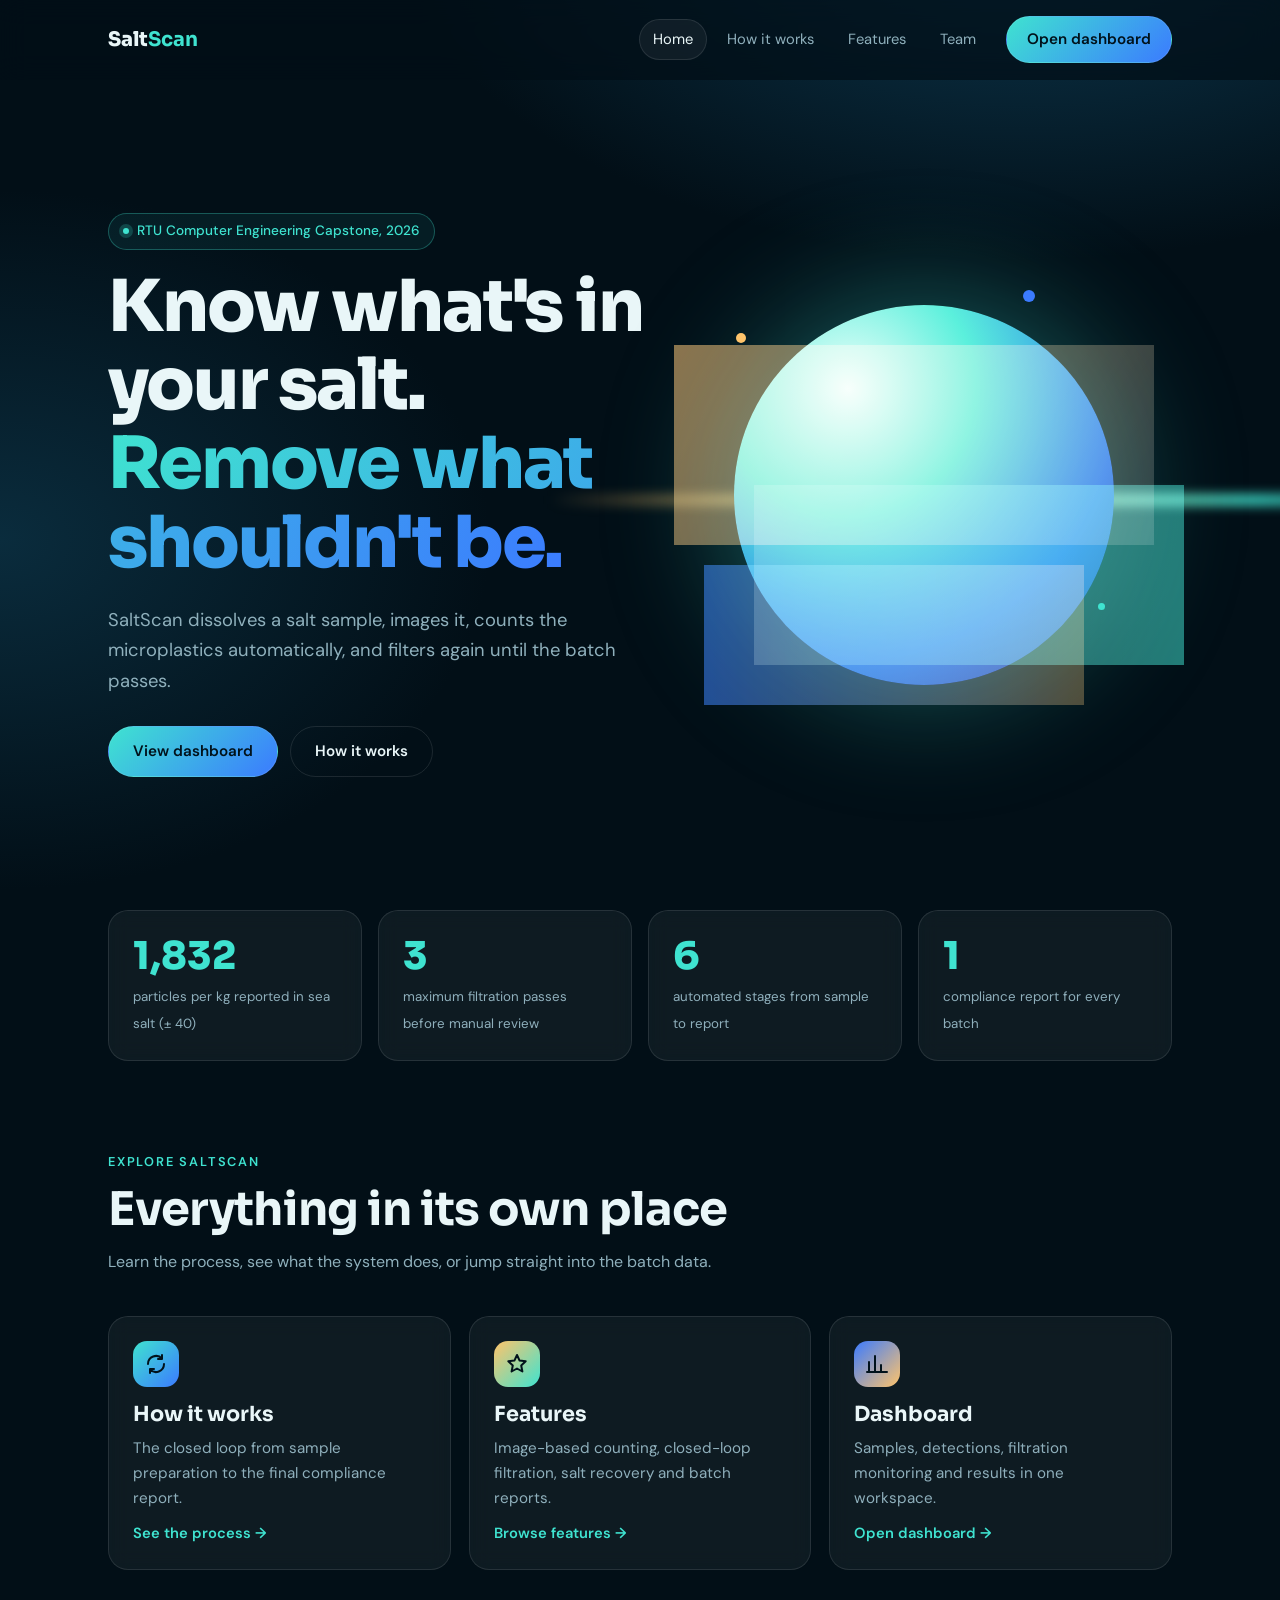
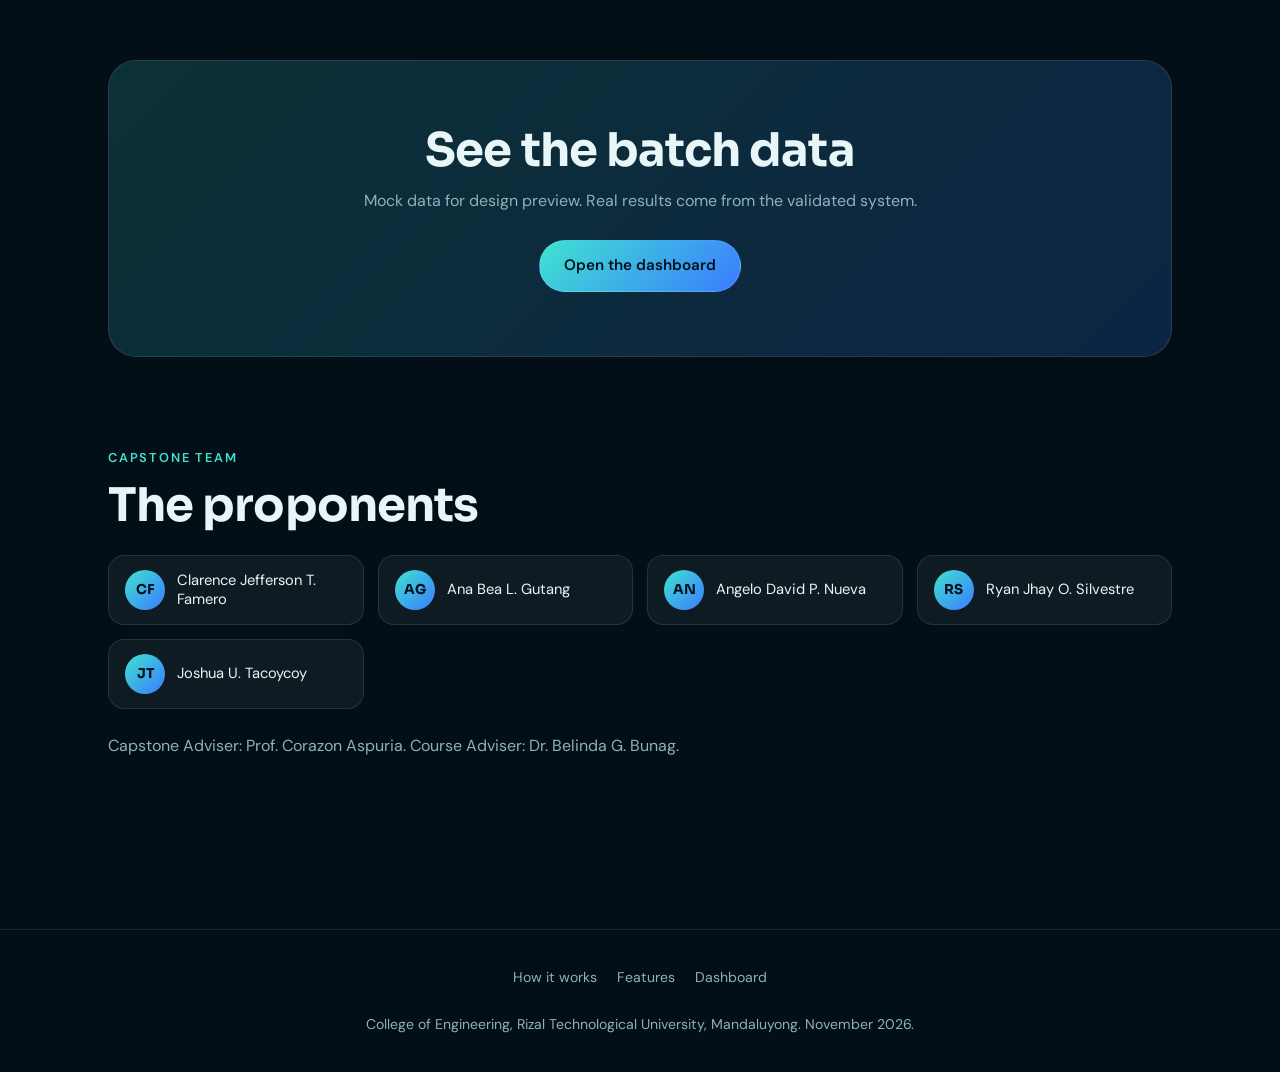
<file: index.html>
<!DOCTYPE html><html lang="en"><head><meta charset="utf-8"><meta name="viewport" content="width=device-width,initial-scale=1">
<title>SaltScan | Microplastic Detection and Removal in Salt</title>
<meta name="description" content="SaltScan detects and removes microplastics from salt in a closed loop. RTU Computer Engineering capstone, 2026.">
<link rel="preconnect" href="https://fonts.googleapis.com"><link href="https://fonts.googleapis.com/css2?family=Sora:wght@600;700;800&family=DM+Sans:wght@400;500;600&display=swap" rel="stylesheet">
<link rel="stylesheet" href="style.css"></head><body data-site="public">
<div class="navbar" id="navbar"><header class="nav"><a class="logo" href="index.html">Salt<b>Scan</b></a><nav><a class="on keep" href="index.html">Home</a><a href="how-it-works.html">How it works</a><a href="features.html">Features</a><a href="index.html#team">Team</a><a class="btn" href="dashboard.html">Open dashboard</a></nav></header></div>
<main>
<section class="hero"><div class="wrap">
<div><p class="kick">RTU Computer Engineering Capstone, 2026</p><h1>Know what's in your salt. <em>Remove what shouldn't be.</em></h1>
<p class="lead">SaltScan dissolves a salt sample, images it, counts the microplastics automatically, and filters again until the batch passes.</p>
<div class="cta"><a class="btn" href="dashboard.html">View dashboard</a><a class="btn o" href="how-it-works.html">How it works</a></div></div>
<div class="stage" id="stage" aria-hidden="true"><div class="streak"></div><div class="orb" id="orb"></div><div class="wave w1"></div><div class="wave w2"></div><div class="wave w3"></div>
<span class="dot" style="width:10px;height:10px;left:12%;top:20%"></span><span class="dot" style="width:7px;height:7px;left:85%;top:70%;animation-delay:-2s;background:var(--aq)"></span><span class="dot" style="width:12px;height:12px;left:70%;top:12%;animation-delay:-4s;background:var(--bl)"></span></div>
</div></section>

<section class="wrap rv-in"><div class="strip">
<div class="card"><b>1,832</b><small>particles per kg reported in sea salt (± 40)</small></div>
<div class="card"><b>3</b><small>maximum filtration passes before manual review</small></div>
<div class="card"><b>6</b><small>automated stages from sample to report</small></div>
<div class="card"><b>1</b><small>compliance report for every batch</small></div></div></section>

<section class="sec rv-in"><div class="wrap"><span class="eyebrow">Explore SaltScan</span><h2>Everything in its own place</h2><p class="sub">Learn the process, see what the system does, or jump straight into the batch data.</p>
<div class="explore">
<a class="card" href="how-it-works.html"><div class="ico"><svg viewBox="0 0 24 24"><path d="M4 12a8 8 0 0 1 14-5.3M20 12a8 8 0 0 1-14 5.3M18 3v4h-4M6 21v-4h4"/></svg></div><h3>How it works</h3><p>The closed loop from sample preparation to the final compliance report.</p><span class="go">See the process →</span></a>
<a class="card" href="features.html"><div class="ico" style="background:linear-gradient(135deg,var(--go),var(--aq))"><svg viewBox="0 0 24 24"><path d="M12 3l2.6 5.6 6.1.7-4.5 4.2 1.2 6L12 16.5 6.6 19.5l1.2-6L3.3 9.3l6.1-.7z"/></svg></div><h3>Features</h3><p>Image-based counting, closed-loop filtration, salt recovery and batch reports.</p><span class="go">Browse features →</span></a>
<a class="card" href="dashboard.html"><div class="ico" style="background:linear-gradient(135deg,var(--bl),var(--go))"><svg viewBox="0 0 24 24"><path d="M4 20V10M10 20V4M16 20v-7M22 20H2"/></svg></div><h3>Dashboard</h3><p>Samples, detections, filtration monitoring and results in one workspace.</p><span class="go">Open dashboard →</span></a>
</div></div></section>

<section class="wrap rv-in"><div class="cta-band"><h2>See the batch data</h2><p>Mock data for design preview. Real results come from the validated system.</p><a class="btn" href="dashboard.html">Open the dashboard</a></div></section>

<section class="sec rv-in" id="team"><div class="wrap"><span class="eyebrow">Capstone team</span><h2>The proponents</h2>
<div class="team">
<div class="person"><i>CF</i><span>Clarence Jefferson T. Famero</span></div>
<div class="person"><i>AG</i><span>Ana Bea L. Gutang</span></div>
<div class="person"><i>AN</i><span>Angelo David P. Nueva</span></div>
<div class="person"><i>RS</i><span>Ryan Jhay O. Silvestre</span></div>
<div class="person"><i>JT</i><span>Joshua U. Tacoycoy</span></div></div>
<p class="sub">Capstone Adviser: Prof. Corazon Aspuria. Course Adviser: Dr. Belinda G. Bunag.</p></div></section></main>
<footer><a href="how-it-works.html">How it works</a><a href="features.html">Features</a><a href="dashboard.html">Dashboard</a><br><br>College of Engineering, Rizal Technological University, Mandaluyong. November 2026.</footer>
<script src="app.js"></script></body></html>
</file>
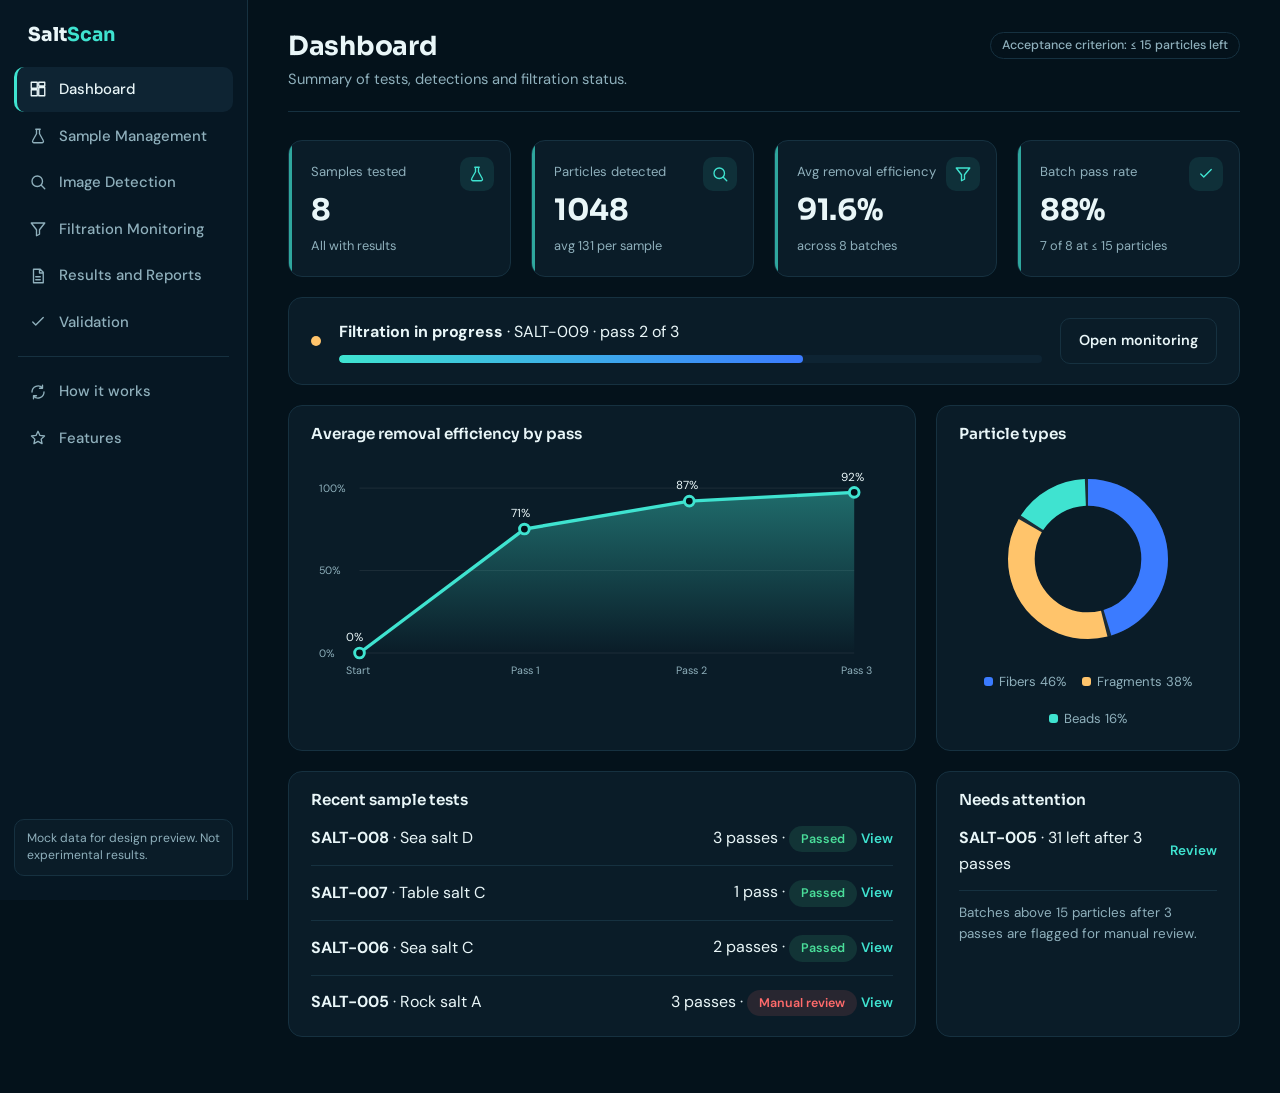
<file: dashboard.html>
<!DOCTYPE html><html lang="en"><head><meta charset="utf-8"><meta name="viewport" content="width=device-width,initial-scale=1"><title>Dashboard | SaltScan</title>
<link rel="preconnect" href="https://fonts.googleapis.com"><link href="https://fonts.googleapis.com/css2?family=Sora:wght@600;700;800&family=DM+Sans:wght@400;500;600&display=swap" rel="stylesheet"><link rel="stylesheet" href="style.css"></head>
<body data-page="dashboard"><div class="app"><aside class="side" id="side"></aside><main class="main" id="main"></main></div><script src="app.js"></script></body></html>
</file>
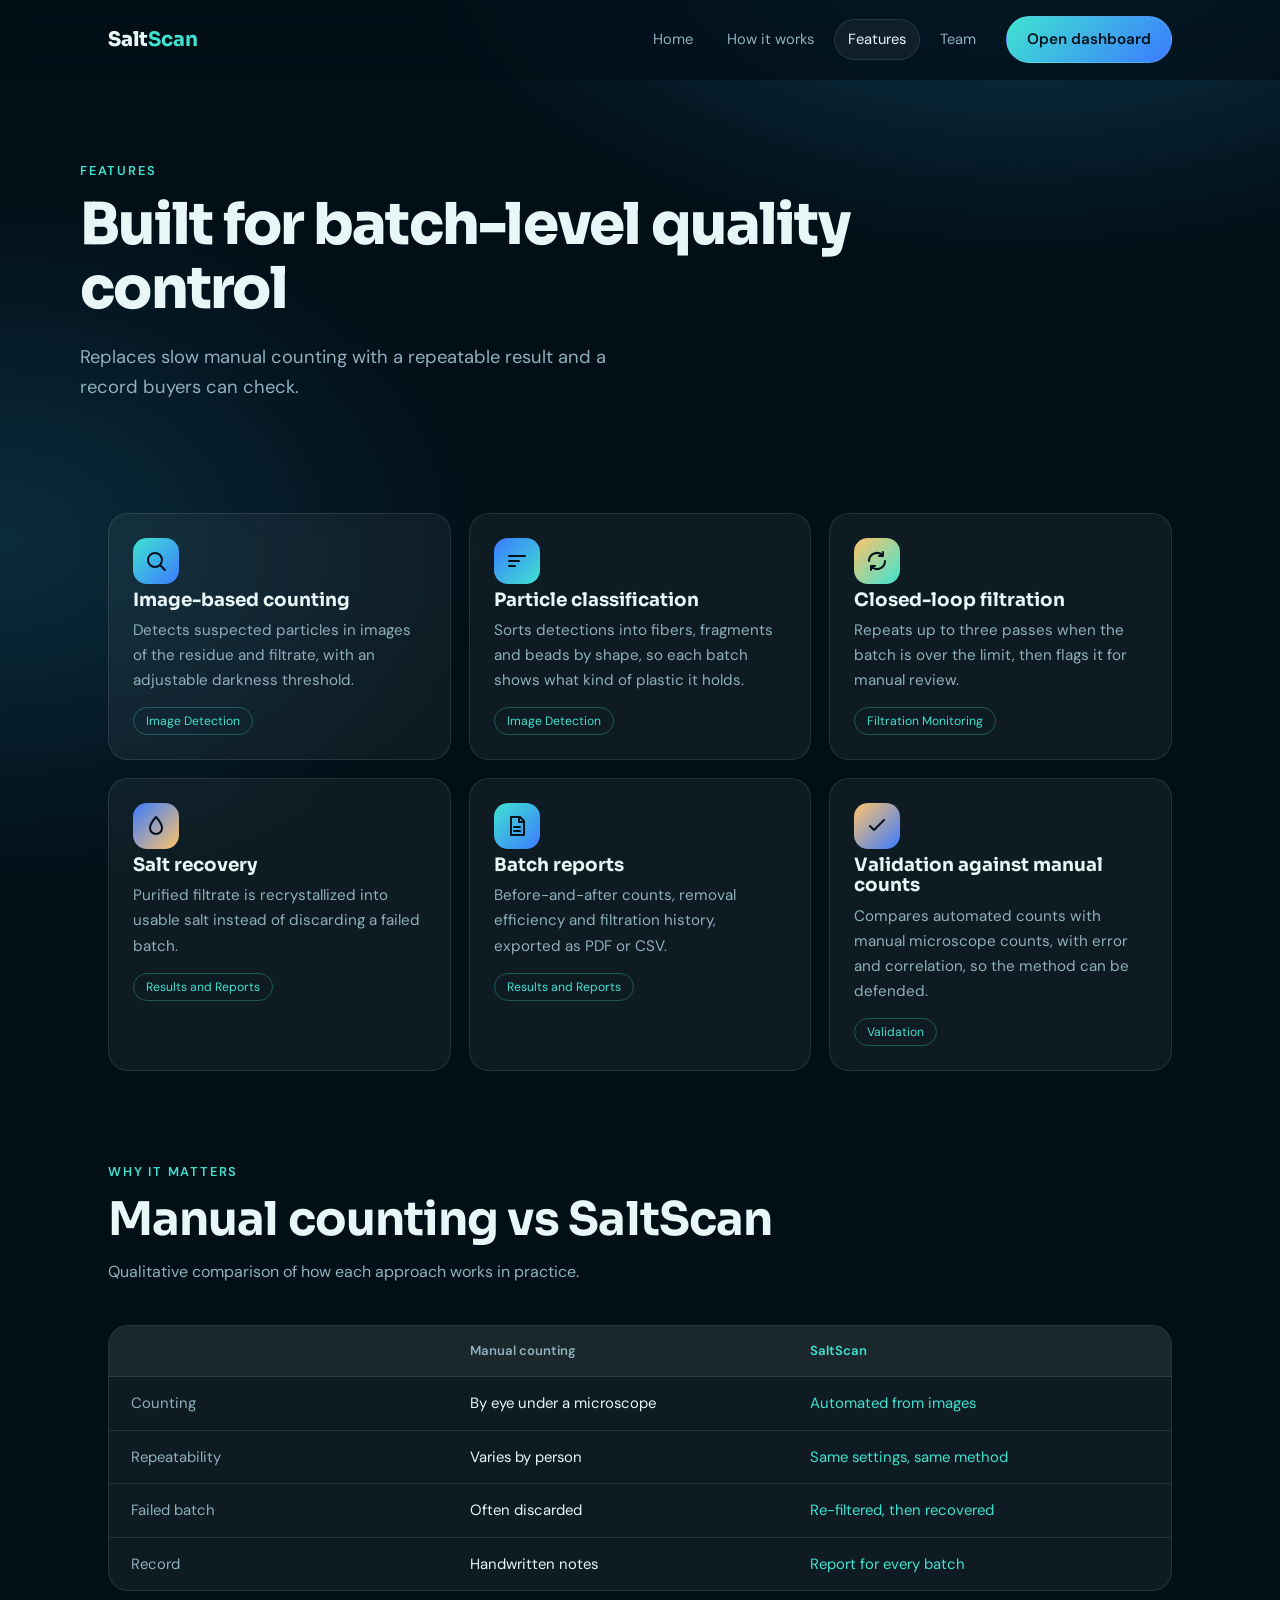
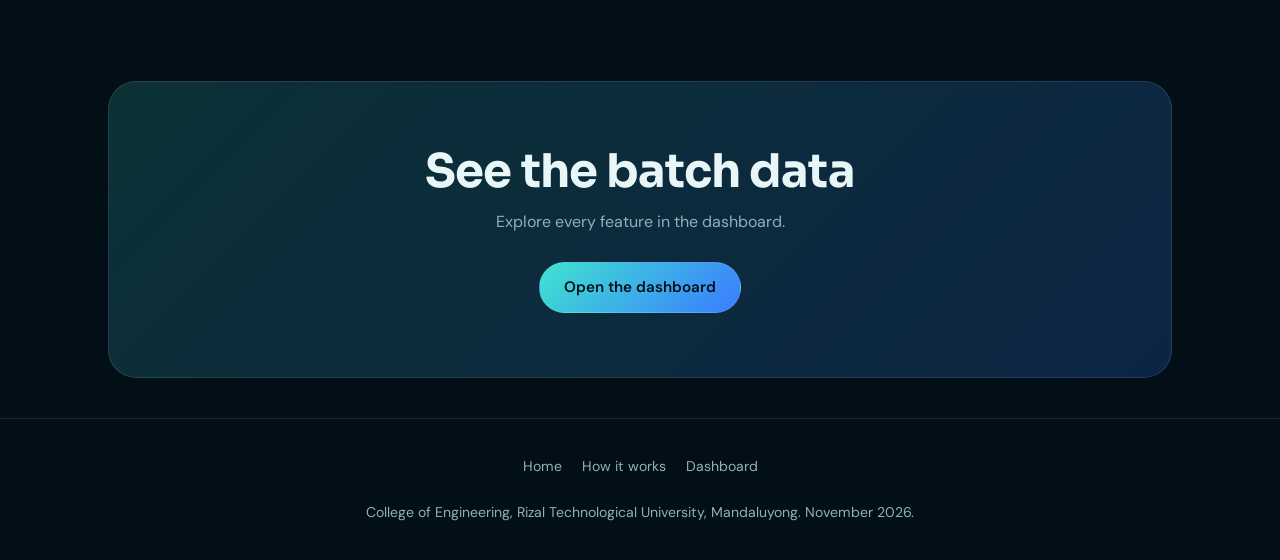
<file: features.html>
<!DOCTYPE html><html lang="en"><head><meta charset="utf-8"><meta name="viewport" content="width=device-width,initial-scale=1">
<title>Features | SaltScan</title>
<link rel="preconnect" href="https://fonts.googleapis.com"><link href="https://fonts.googleapis.com/css2?family=Sora:wght@600;700;800&family=DM+Sans:wght@400;500;600&display=swap" rel="stylesheet">
<link rel="stylesheet" href="style.css"></head><body data-site="public">
<div class="navbar" id="navbar"><header class="nav"><a class="logo" href="index.html">Salt<b>Scan</b></a><nav><a class="keep" href="index.html">Home</a><a href="how-it-works.html">How it works</a><a class="on" href="features.html">Features</a><a href="index.html#team">Team</a><a class="btn" href="dashboard.html">Open dashboard</a></nav></header></div>
<main>
<section class="wrap phead"><span class="eyebrow">Features</span><h1>Built for batch-level quality control</h1><p class="lead">Replaces slow manual counting with a repeatable result and a record buyers can check.</p></section>

<section class="sec"><div class="wrap"><div class="fgrid">
<div class="card rv-in"><div class="ico"><svg viewBox="0 0 24 24"><circle cx="11" cy="11" r="7"/><path d="M21 21l-4.3-4.3"/></svg></div><h3>Image-based counting</h3><p>Detects suspected particles in images of the residue and filtrate, with an adjustable darkness threshold.</p><span class="tagl">Image Detection</span></div>
<div class="card rv-in"><div class="ico" style="background:linear-gradient(135deg,var(--bl),var(--aq))"><svg viewBox="0 0 24 24"><path d="M4 7h16M4 12h10M4 17h6"/></svg></div><h3>Particle classification</h3><p>Sorts detections into fibers, fragments and beads by shape, so each batch shows what kind of plastic it holds.</p><span class="tagl">Image Detection</span></div>
<div class="card rv-in"><div class="ico" style="background:linear-gradient(135deg,var(--go),var(--aq))"><svg viewBox="0 0 24 24"><path d="M4 12a8 8 0 0 1 14-5.3M20 12a8 8 0 0 1-14 5.3M18 3v4h-4M6 21v-4h4"/></svg></div><h3>Closed-loop filtration</h3><p>Repeats up to three passes when the batch is over the limit, then flags it for manual review.</p><span class="tagl">Filtration Monitoring</span></div>
<div class="card rv-in"><div class="ico" style="background:linear-gradient(135deg,var(--bl),var(--go))"><svg viewBox="0 0 24 24"><path d="M12 3s6 6.5 6 11a6 6 0 0 1-12 0c0-4.5 6-11 6-11z"/></svg></div><h3>Salt recovery</h3><p>Purified filtrate is recrystallized into usable salt instead of discarding a failed batch.</p><span class="tagl">Results and Reports</span></div>
<div class="card rv-in"><div class="ico"><svg viewBox="0 0 24 24"><path d="M6 3h9l4 4v14H6zM14 3v5h5M9 13h6M9 17h6"/></svg></div><h3>Batch reports</h3><p>Before-and-after counts, removal efficiency and filtration history, exported as PDF or CSV.</p><span class="tagl">Results and Reports</span></div>
<div class="card rv-in"><div class="ico" style="background:linear-gradient(135deg,var(--go),var(--bl))"><svg viewBox="0 0 24 24"><path d="M5 12l4 4L19 6"/></svg></div><h3>Validation against manual counts</h3><p>Compares automated counts with manual microscope counts, with error and correlation, so the method can be defended.</p><span class="tagl">Validation</span></div>
</div></div></section>

<section class="sec rv-in" style="padding-top:0"><div class="wrap"><span class="eyebrow">Why it matters</span><h2>Manual counting vs SaltScan</h2><p class="sub">Qualitative comparison of how each approach works in practice.</p>
<div class="cmp"><div class="h"><span></span><span>Manual counting</span><span>SaltScan</span></div>
<div><span>Counting</span><span>By eye under a microscope</span><span>Automated from images</span></div>
<div><span>Repeatability</span><span>Varies by person</span><span>Same settings, same method</span></div>
<div><span>Failed batch</span><span>Often discarded</span><span>Re-filtered, then recovered</span></div>
<div><span>Record</span><span>Handwritten notes</span><span>Report for every batch</span></div></div></div></section>

<section class="wrap rv-in"><div class="cta-band"><h2>See the batch data</h2><p>Explore every feature in the dashboard.</p><a class="btn" href="dashboard.html">Open the dashboard</a></div></section>
</main>
<footer><a href="index.html">Home</a><a href="how-it-works.html">How it works</a><a href="dashboard.html">Dashboard</a><br><br>College of Engineering, Rizal Technological University, Mandaluyong. November 2026.</footer>
<script src="app.js"></script></body></html>
</file>
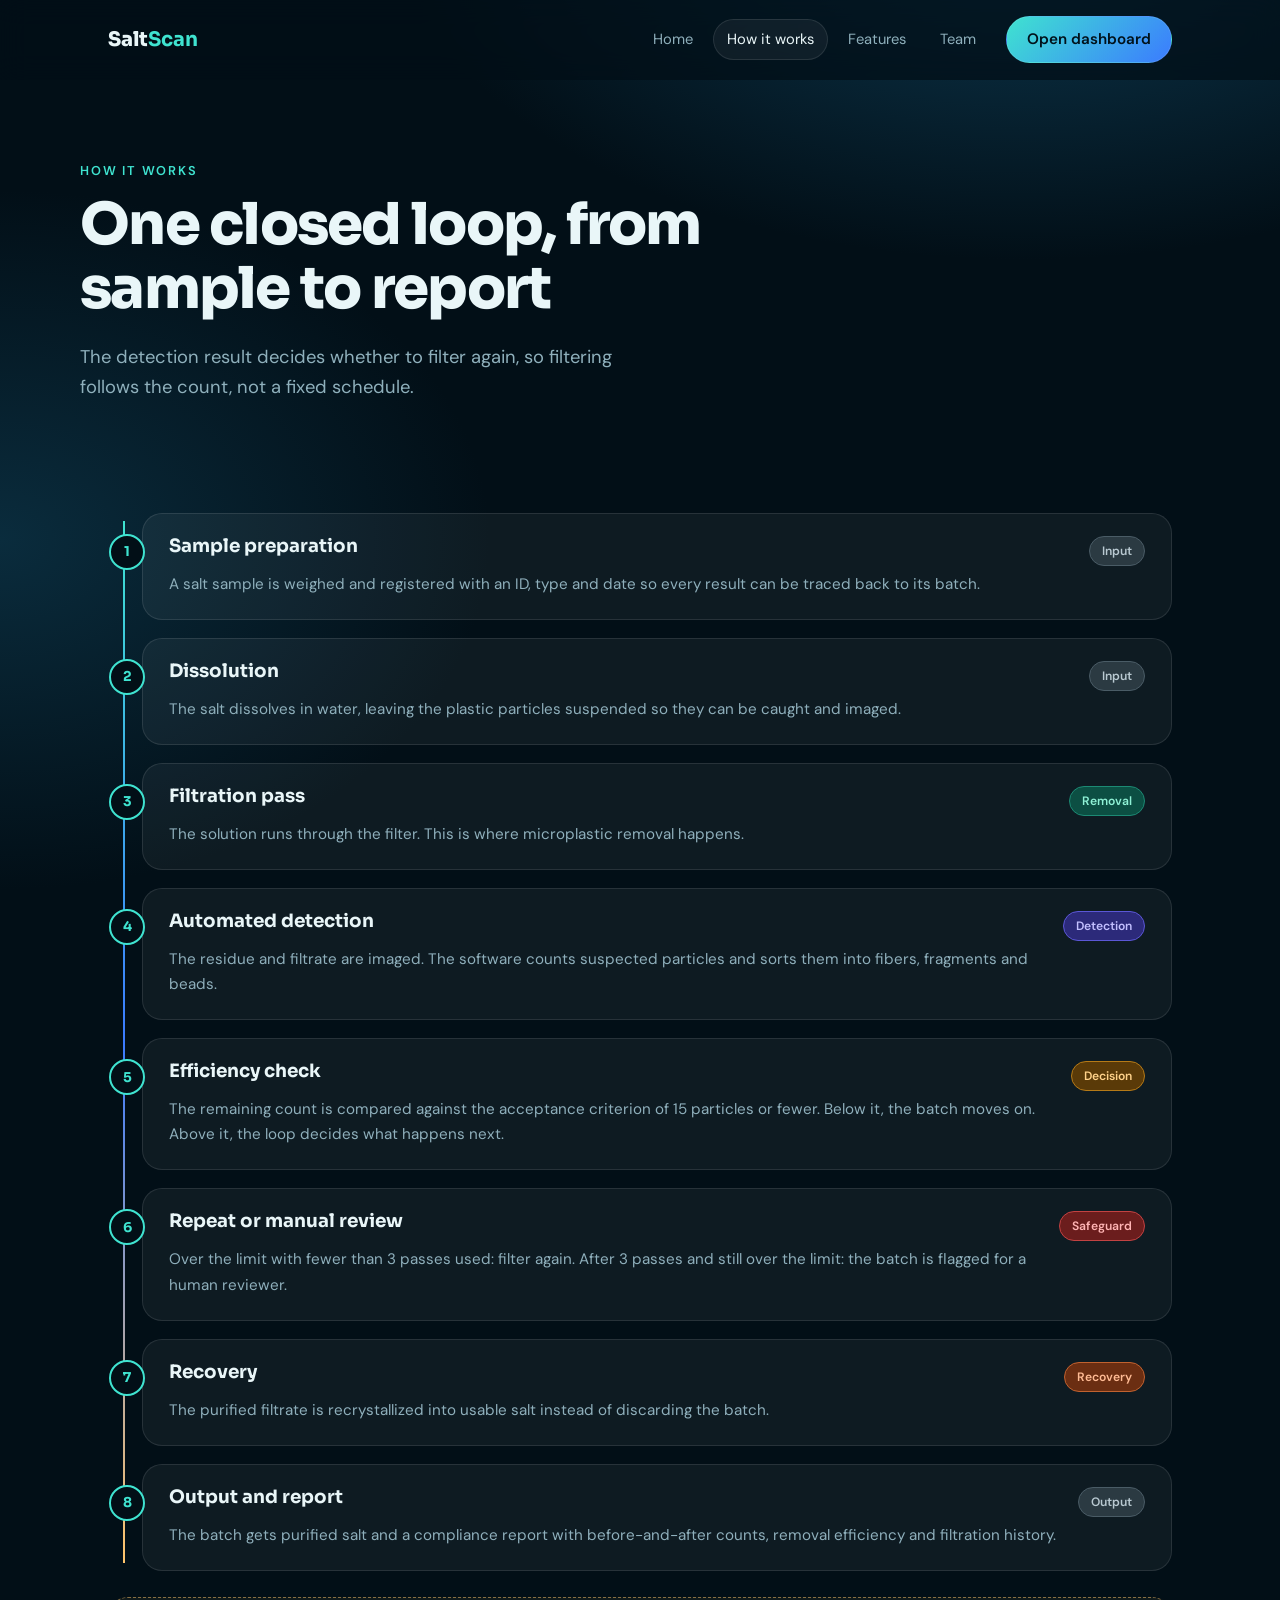
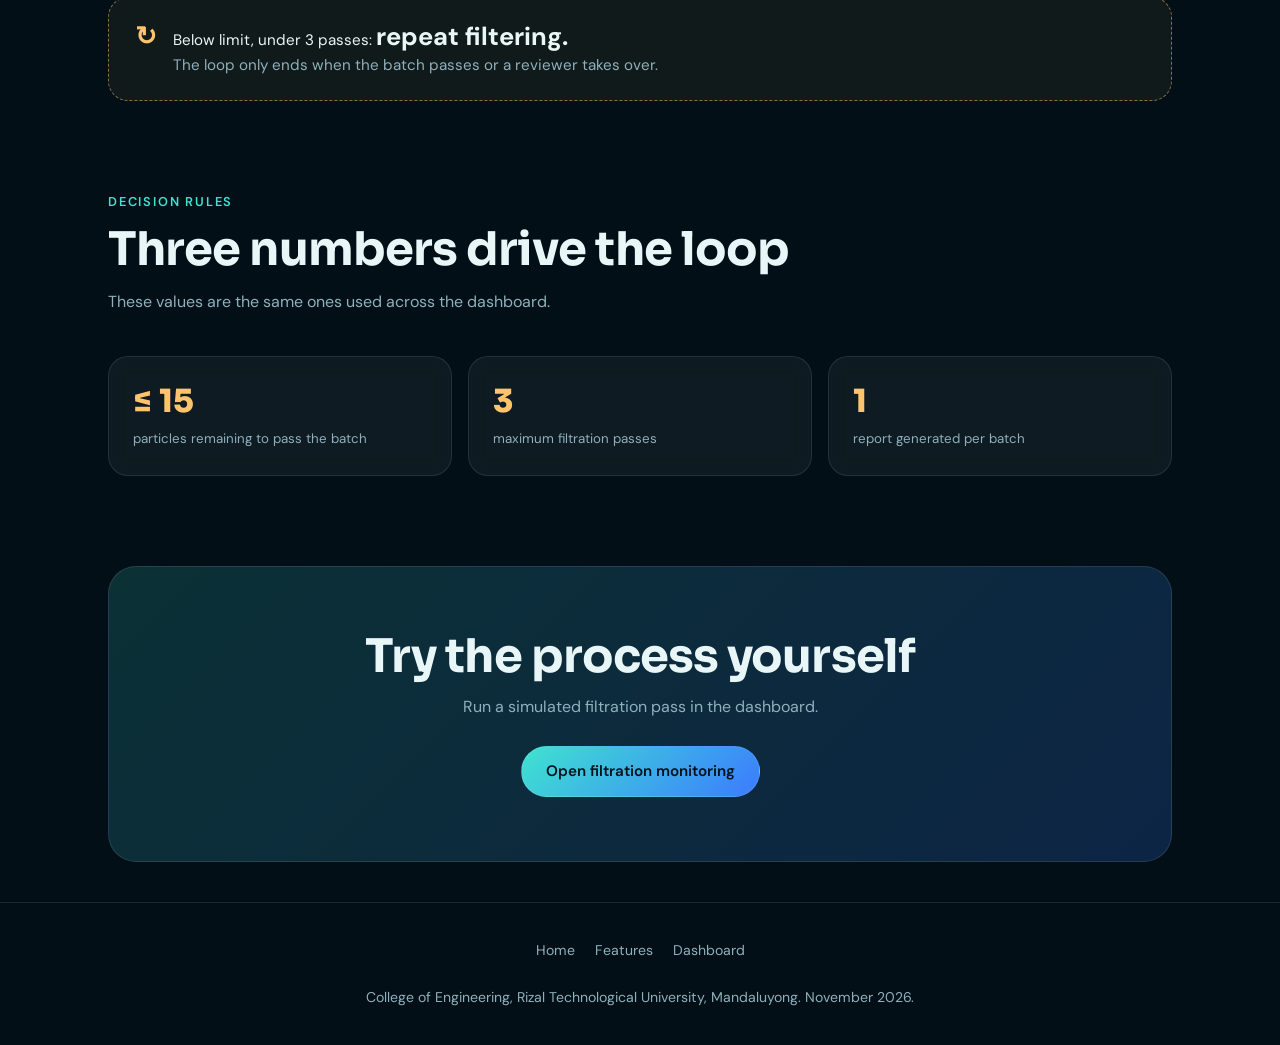
<file: how-it-works.html>
<!DOCTYPE html><html lang="en"><head><meta charset="utf-8"><meta name="viewport" content="width=device-width,initial-scale=1">
<title>How it works | SaltScan</title>
<link rel="preconnect" href="https://fonts.googleapis.com"><link href="https://fonts.googleapis.com/css2?family=Sora:wght@600;700;800&family=DM+Sans:wght@400;500;600&display=swap" rel="stylesheet">
<link rel="stylesheet" href="style.css"></head><body data-site="public">
<div class="navbar" id="navbar"><header class="nav"><a class="logo" href="index.html">Salt<b>Scan</b></a><nav><a class="keep" href="index.html">Home</a><a class="on" href="how-it-works.html">How it works</a><a href="features.html">Features</a><a href="index.html#team">Team</a><a class="btn" href="dashboard.html">Open dashboard</a></nav></header></div>
<main>
<section class="wrap phead"><span class="eyebrow">How it works</span><h1>One closed loop, from sample to report</h1><p class="lead">The detection result decides whether to filter again, so filtering follows the count, not a fixed schedule.</p></section>

<section class="sec"><div class="wrap"><div class="tl">
<div class="step rv-in" data-n="1"><h3>Sample preparation</h3><span class="chip c0">Input</span><p>A salt sample is weighed and registered with an ID, type and date so every result can be traced back to its batch.</p></div>
<div class="step rv-in" data-n="2"><h3>Dissolution</h3><span class="chip c0">Input</span><p>The salt dissolves in water, leaving the plastic particles suspended so they can be caught and imaged.</p></div>
<div class="step rv-in" data-n="3"><h3>Filtration pass</h3><span class="chip c1">Removal</span><p>The solution runs through the filter. This is where microplastic removal happens.</p></div>
<div class="step rv-in" data-n="4"><h3>Automated detection</h3><span class="chip c2">Detection</span><p>The residue and filtrate are imaged. The software counts suspected particles and sorts them into fibers, fragments and beads.</p></div>
<div class="step rv-in" data-n="5"><h3>Efficiency check</h3><span class="chip c3">Decision</span><p>The remaining count is compared against the acceptance criterion of 15 particles or fewer. Below it, the batch moves on. Above it, the loop decides what happens next.</p></div>
<div class="step rv-in" data-n="6"><h3>Repeat or manual review</h3><span class="chip c4">Safeguard</span><p>Over the limit with fewer than 3 passes used: filter again. After 3 passes and still over the limit: the batch is flagged for a human reviewer.</p></div>
<div class="step rv-in" data-n="7"><h3>Recovery</h3><span class="chip c5">Recovery</span><p>The purified filtrate is recrystallized into usable salt instead of discarding the batch.</p></div>
<div class="step rv-in" data-n="8"><h3>Output and report</h3><span class="chip c0">Output</span><p>The batch gets purified salt and a compliance report with before-and-after counts, removal efficiency and filtration history.</p></div>
</div>
<div class="loopbox rv-in"><b>↻</b><p>Below limit, under 3 passes: <b style="font-family:inherit">repeat filtering.</b><br><span>The loop only ends when the batch passes or a reviewer takes over.</span></p></div></div></section>

<section class="sec rv-in" style="padding-top:0"><div class="wrap"><span class="eyebrow">Decision rules</span><h2>Three numbers drive the loop</h2><p class="sub">These values are the same ones used across the dashboard.</p>
<div class="rules"><div class="card"><b>≤ 15</b><small>particles remaining to pass the batch</small></div><div class="card"><b>3</b><small>maximum filtration passes</small></div><div class="card"><b>1</b><small>report generated per batch</small></div></div></div></section>

<section class="wrap rv-in"><div class="cta-band"><h2>Try the process yourself</h2><p>Run a simulated filtration pass in the dashboard.</p><a class="btn" href="filtration.html">Open filtration monitoring</a></div></section>
</main>
<footer><a href="index.html">Home</a><a href="features.html">Features</a><a href="dashboard.html">Dashboard</a><br><br>College of Engineering, Rizal Technological University, Mandaluyong. November 2026.</footer>
<script src="app.js"></script></body></html>
</file>
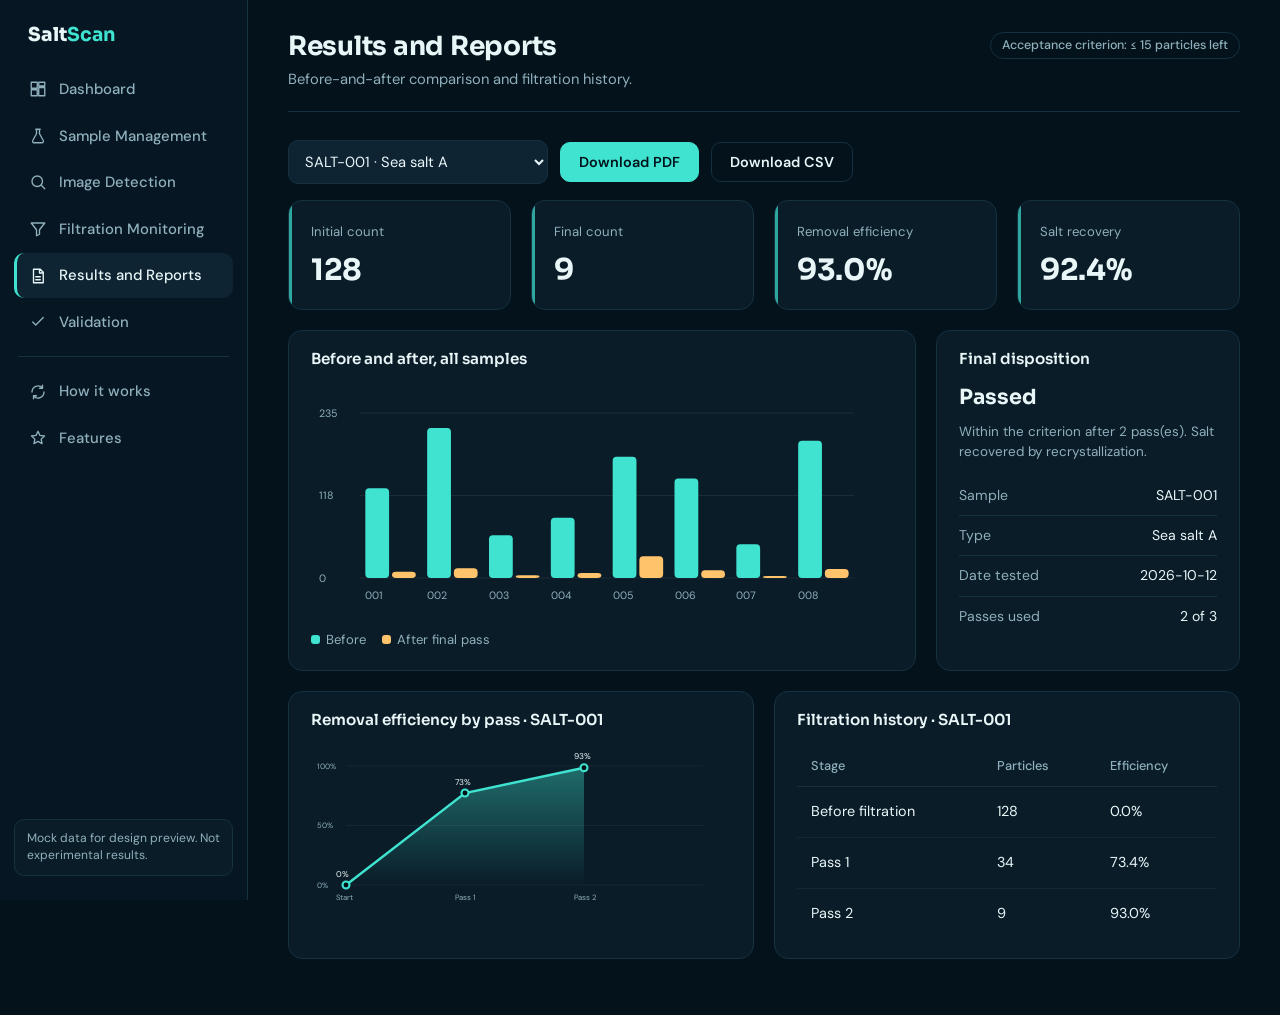
<file: reports.html>
<!DOCTYPE html><html lang="en"><head><meta charset="utf-8"><meta name="viewport" content="width=device-width,initial-scale=1"><title>Results and Reports | SaltScan</title>
<link rel="preconnect" href="https://fonts.googleapis.com"><link href="https://fonts.googleapis.com/css2?family=Sora:wght@600;700;800&family=DM+Sans:wght@400;500;600&display=swap" rel="stylesheet"><link rel="stylesheet" href="style.css"></head>
<body data-page="reports"><div class="app"><aside class="side" id="side"></aside><main class="main" id="main"></main></div><script src="app.js"></script></body></html>
</file>
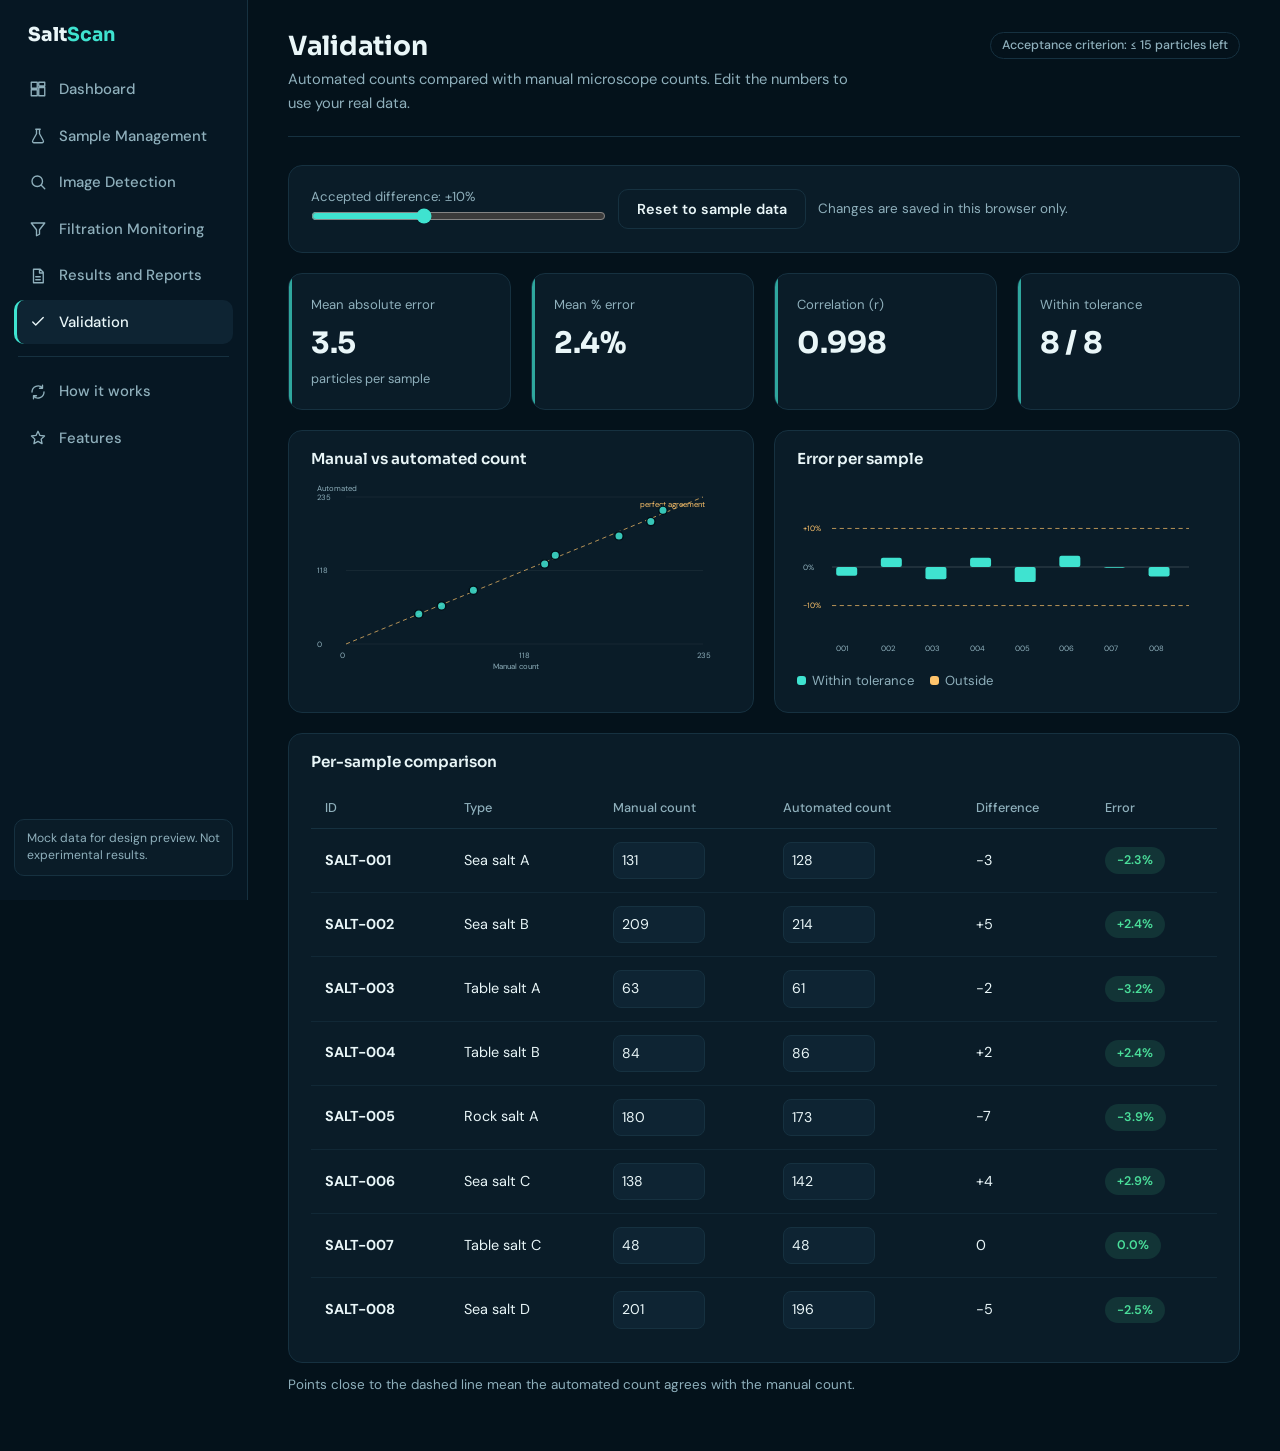
<file: validation.html>
<!DOCTYPE html><html lang="en"><head><meta charset="utf-8"><meta name="viewport" content="width=device-width,initial-scale=1"><title>Validation | SaltScan</title>
<link rel="preconnect" href="https://fonts.googleapis.com"><link href="https://fonts.googleapis.com/css2?family=Sora:wght@600;700;800&family=DM+Sans:wght@400;500;600&display=swap" rel="stylesheet"><link rel="stylesheet" href="style.css"></head>
<body data-page="validation"><div class="app"><aside class="side" id="side"></aside><main class="main" id="main"></main></div><script src="app.js"></script></body></html>
</file>
<file: style.css>
:root{--bg:#020F17;--tx:#E9F6F8;--mu:#8FB0BC;--aq:#3FE3D0;--bl:#3B7BFF;--go:#FFC46B;--rd:#FF6B6B;--gr:#4ADE9A;--ln:rgba(255,255,255,.1);--cd:rgba(255,255,255,.05);
--app:#04121B;--panel:#0A1C28;--panel2:#0E2433;--line:#163140}
*{box-sizing:border-box;margin:0}html{scroll-behavior:smooth}
body{background:radial-gradient(900px 500px at 80% -10%,#0d3a52 0,transparent 70%),radial-gradient(700px 500px at 0 60%,#0a2c3d 0,transparent 70%),var(--bg);background-attachment:fixed;color:var(--tx);font:400 1rem/1.65 "DM Sans",system-ui,sans-serif;min-height:100vh}
h1,h2,h3,.logo{font-family:Sora,"DM Sans",sans-serif;line-height:1.1}
a{color:inherit;text-decoration:none}:focus-visible{outline:3px solid var(--aq);outline-offset:3px}
.wrap{max-width:1120px;margin:0 auto;padding:0 28px}

/* ===== PUBLIC NAV ===== */
.navbar{position:sticky;top:0;z-index:20;backdrop-filter:blur(14px);background:rgba(2,15,23,.72);border-bottom:1px solid transparent;transition:border-color .3s}
.navbar.stuck{border-bottom-color:var(--ln)}
.nav{display:flex;justify-content:space-between;align-items:center;padding:16px 28px;max-width:1120px;margin:0 auto}
.logo{font-weight:800;font-size:1.25rem}.logo b{color:var(--aq)}
.nav nav{display:flex;gap:6px;align-items:center;font-size:.92rem;color:var(--mu)}
.nav nav a:not(.btn){padding:8px 14px;border-radius:999px;transition:.2s}
.nav nav a:not(.btn):hover{color:var(--tx);background:var(--cd)}
.nav nav a.on{color:var(--tx);background:var(--cd);box-shadow:inset 0 0 0 1px var(--ln)}
.nav nav .btn{margin-left:10px;padding:10px 20px}
.btn{display:inline-block;padding:12px 24px;border-radius:999px;font-weight:600;border:1px solid var(--ln);background:linear-gradient(135deg,var(--aq),var(--bl));color:#01121b;cursor:pointer;font-family:inherit;font-size:.95rem;transition:transform .2s,box-shadow .2s}
.btn:hover{transform:translateY(-2px);box-shadow:0 10px 30px -8px var(--aq)}.btn.o{background:transparent;color:var(--tx)}.btn.o:hover{background:var(--cd);box-shadow:none}

/* ===== HERO ===== */
.hero{position:relative;min-height:calc(100vh - 70px);display:flex;align-items:center;overflow:hidden}
.hero .wrap{display:grid;grid-template-columns:1.05fr .95fr;align-items:center;gap:20px;width:100%}
.kick{display:inline-flex;align-items:center;gap:8px;color:var(--aq);font-size:.85rem;font-weight:500;margin-bottom:18px;padding:6px 14px;border:1px solid rgba(63,227,208,.3);border-radius:999px;background:rgba(63,227,208,.07)}
.kick::before{content:"";width:6px;height:6px;border-radius:50%;background:var(--aq);box-shadow:0 0 0 4px rgba(63,227,208,.2)}
h1{font-size:clamp(2.5rem,5.6vw,4.6rem);font-weight:800;letter-spacing:-.03em;animation:rise 1s both}
h1 em{font-style:normal;background:linear-gradient(120deg,var(--aq),var(--bl));-webkit-background-clip:text;background-clip:text;color:transparent}
.lead{color:var(--mu);font-size:1.15rem;max-width:44ch;margin:22px 0 30px}
.cta{display:flex;gap:12px;flex-wrap:wrap}
.stage{position:relative;height:540px}
.streak{position:absolute;left:-10vw;right:-30vw;top:50%;height:10px;background:linear-gradient(90deg,transparent,var(--go) 30%,var(--aq) 70%,transparent);filter:blur(6px);animation:shim 6s ease-in-out infinite alternate}
.orb{position:absolute;left:50%;top:50%;width:380px;height:380px;margin:-190px;border-radius:50%;background:radial-gradient(circle at 30% 22%,#F2FFFB,#5BF0DC 32%,#2A7DEB 68%,#142E8C);box-shadow:0 0 120px 10px rgba(63,227,208,.35);transition:transform .2s}
.wave{position:absolute;left:50%;top:50%;mix-blend-mode:screen;opacity:.6;animation:morph 9s ease-in-out infinite,drift 12s ease-in-out infinite alternate}
.w1{width:480px;height:200px;margin:-150px 0 0 -250px;background:linear-gradient(120deg,rgba(255,196,107,.9),rgba(255,255,255,.25))}
.w2{width:430px;height:180px;margin:-10px 0 0 -170px;background:linear-gradient(100deg,rgba(255,255,255,.3),rgba(63,227,208,.85));animation-delay:-3s}
.w3{width:380px;height:140px;margin:70px 0 0 -220px;background:linear-gradient(90deg,rgba(59,123,255,.9),rgba(255,196,107,.5));animation-delay:-6s}
.dot{position:absolute;border-radius:50%;background:var(--go);animation:float 7s ease-in-out infinite}
@keyframes morph{0%,100%{border-radius:60% 40% 55% 45%/50% 60% 40% 50%}50%{border-radius:38% 62% 45% 55%/62% 40% 60% 38%}}
@keyframes drift{to{transform:translate(40px,-12px) rotate(7deg)}}
@keyframes shim{to{transform:translateX(60px);opacity:.6}}
@keyframes float{50%{transform:translateY(-26px)}}
@keyframes rise{from{opacity:0;transform:translateY(26px)}}

/* ===== PUBLIC SECTIONS ===== */
.sec{padding:90px 0}
h2{font-size:clamp(1.9rem,4vw,2.9rem);font-weight:700;letter-spacing:-.02em;margin-bottom:14px;max-width:20ch}
.eyebrow{display:block;color:var(--aq);font-size:.8rem;font-weight:600;letter-spacing:.14em;text-transform:uppercase;margin-bottom:12px}
.sub{color:var(--mu);max-width:56ch;margin-bottom:40px}
.card,.kpi{background:var(--cd);border:1px solid var(--ln);border-radius:20px;padding:24px;backdrop-filter:blur(10px)}
.strip{display:grid;grid-template-columns:repeat(4,1fr);gap:16px}
.strip .card b{display:block;font:800 2.4rem Sora,sans-serif;color:var(--aq);line-height:1.1;margin-bottom:6px}.card small,.kpi small{color:var(--mu)}
.explore{display:grid;grid-template-columns:repeat(3,1fr);gap:18px}
.explore a.card{display:flex;flex-direction:column;gap:10px;transition:transform .25s,border-color .25s,background .25s;min-height:210px}
.explore a.card:hover{transform:translateY(-6px);border-color:rgba(63,227,208,.5);background:rgba(63,227,208,.07)}
.explore h3{font-size:1.3rem}.explore p{color:var(--mu);font-size:.95rem}
.explore .go{margin-top:auto;color:var(--aq);font-weight:600;font-size:.92rem}
.explore a.card:hover .go{letter-spacing:.02em}
.ico{width:46px;height:46px;border-radius:14px;margin-bottom:6px;background:linear-gradient(135deg,var(--aq),var(--bl));display:grid;place-items:center}
.ico svg{width:24px;height:24px;stroke:#01121b;fill:none;stroke-width:2;stroke-linecap:round;stroke-linejoin:round}
.cta-band{text-align:center;background:linear-gradient(135deg,rgba(63,227,208,.16),rgba(59,123,255,.2));border:1px solid var(--ln);border-radius:28px;padding:64px 24px}.cta-band h2{margin:0 auto 12px}.cta-band p{color:var(--mu);margin-bottom:26px}
.team{display:grid;grid-template-columns:repeat(auto-fill,minmax(210px,1fr));gap:14px;margin:24px 0}
.person{display:flex;align-items:center;gap:12px;border:1px solid var(--ln);border-radius:16px;padding:14px 16px;background:var(--cd)}
.person i{flex:none;width:40px;height:40px;border-radius:50%;display:grid;place-items:center;font:700 .85rem Sora,sans-serif;font-style:normal;color:#01121b;background:linear-gradient(135deg,var(--aq),var(--bl))}
.person span{font-size:.92rem;line-height:1.3}
footer{padding:36px 28px;color:var(--mu);font-size:.88rem;text-align:center;border-top:1px solid var(--ln);margin-top:40px}
footer a{margin:0 10px}footer a:hover{color:var(--tx)}

/* page header for sub pages */
.phead{padding:80px 0 20px}.phead h1{font-size:clamp(2.2rem,4.6vw,3.6rem);max-width:18ch}.phead .lead{margin-bottom:0}

/* how it works: vertical timeline */
.tl{position:relative;display:grid;gap:18px;padding-left:34px}
.tl::before{content:"";position:absolute;left:15px;top:8px;bottom:8px;width:2px;background:linear-gradient(var(--aq),var(--bl),var(--go))}
.step{position:relative;border:1px solid var(--ln);border-radius:20px;padding:22px 26px;background:var(--cd);display:grid;grid-template-columns:1fr auto;gap:6px 20px;align-items:start}
.step::before{content:attr(data-n);position:absolute;left:-34px;top:20px;width:32px;height:32px;border-radius:50%;display:grid;place-items:center;font:700 .85rem Sora,sans-serif;background:var(--bg);border:2px solid var(--aq);color:var(--aq)}
.step h3{font-size:1.15rem}.step p{color:var(--mu);font-size:.95rem;grid-column:1}
.chip{grid-row:1;grid-column:2;font-size:.76rem;font-weight:600;padding:4px 12px;border-radius:999px;border:1px solid}
.c0{color:#b9c9d1;border-color:#4a5c66;background:#2b3a42}.c1{color:#8ff2d6;border-color:#1c8a74;background:#0c4f43}.c2{color:#c3c0ff;border-color:#5b57d6;background:#2c2a7a}
.c3{color:#ffd28a;border-color:#b57a17;background:#5a3a08}.c4{color:#ffb4b4;border-color:#c24242;background:#6b1d1d}.c5{color:#ffbb94;border-color:#c1622f;background:#6b2e12}
.loopbox{margin-top:26px;display:flex;gap:16px;align-items:flex-start;padding:22px 26px;border-radius:20px;border:1px dashed rgba(255,196,107,.5);background:rgba(255,196,107,.06);color:var(--go)}
.loopbox b{font:700 1.6rem Sora}.loopbox p{color:var(--tx);font-size:.95rem}.loopbox p span{color:var(--mu)}
.rules{display:grid;grid-template-columns:repeat(3,1fr);gap:16px}
.rules .card b{display:block;font:800 2rem Sora,sans-serif;color:var(--go);margin-bottom:4px}

/* features */
.fgrid{display:grid;grid-template-columns:repeat(3,1fr);gap:18px}
.fgrid .card{transition:transform .25s,border-color .25s}.fgrid .card:hover{transform:translateY(-5px);border-color:rgba(63,227,208,.4)}
.fgrid h3{font-size:1.15rem;margin-bottom:8px}.fgrid p{color:var(--mu);font-size:.95rem}
.fgrid .card .tagl{display:inline-block;margin-top:14px;font-size:.76rem;color:var(--aq);border:1px solid rgba(63,227,208,.3);border-radius:999px;padding:3px 12px}
.cmp{border:1px solid var(--ln);border-radius:20px;overflow:hidden;background:var(--cd)}
.cmp div{display:grid;grid-template-columns:1fr 1fr 1fr;padding:14px 22px;border-bottom:1px solid var(--ln);font-size:.93rem}
.cmp div:last-child{border-bottom:0}.cmp .h{background:rgba(255,255,255,.05);font-weight:600;font-size:.82rem;color:var(--mu)}
.cmp span:first-child{color:var(--mu)}.cmp span:last-child{color:var(--aq)}

/* reveal on scroll */
.rv-in{opacity:0;transform:translateY(24px);transition:opacity .7s,transform .7s}.rv-in.show{opacity:1;transform:none}

/* ===== APP (dashboard pages): clean, calm, consistent ===== */
.app{display:grid;grid-template-columns:248px 1fr;min-height:100vh;background:var(--app)}
.side{display:flex;flex-direction:column;gap:2px;padding:24px 14px;background:#061723;border-right:1px solid var(--line);position:sticky;top:0;height:100vh}
.side .logo{padding:2px 12px 22px;font-size:1.2rem}
.side a:not(.logo){display:flex;align-items:center;gap:12px;padding:10px 12px;border-radius:10px;color:var(--mu);font-size:.93rem;font-weight:500;border-left:3px solid transparent}
.side a:not(.logo):hover{background:var(--panel);color:var(--tx)}
.side a.on{background:var(--panel2);color:var(--tx);border-left-color:var(--aq)}
.side .sep{height:1px;background:var(--line);margin:10px 4px}
.tag{margin-top:auto;font-size:.76rem;line-height:1.45;color:var(--mu);background:var(--panel);border:1px solid var(--line);border-radius:10px;padding:10px 12px}
.mnav{display:none}
.main{padding:32px 40px 56px;min-width:0;max-width:1280px;width:100%}
.top{display:flex;justify-content:space-between;align-items:flex-start;flex-wrap:wrap;gap:14px;margin-bottom:28px;padding-bottom:20px;border-bottom:1px solid var(--line)}
.top h1{font-size:1.65rem;font-weight:700;letter-spacing:-.01em;animation:none}
.top .sub{font-size:.92rem;margin:6px 0 0!important}
.grid{display:grid;grid-template-columns:repeat(12,1fr);gap:20px}
.s3{grid-column:span 3}.s4{grid-column:span 4}.s6{grid-column:span 6}.s8{grid-column:span 8}.s12{grid-column:span 12}
.app .card,.app .kpi{background:var(--panel);border:1px solid var(--line);border-radius:14px;padding:20px 22px;backdrop-filter:none;box-shadow:none}
.app .card h3{font-size:.95rem;font-weight:600;margin-bottom:16px;color:var(--tx)}
.app .kpi small{display:block;font-size:.82rem;color:var(--mu);margin-bottom:8px}
.app .kpi b{display:block;font:700 1.85rem Sora,sans-serif;margin:0;letter-spacing:-.01em}
.app .kpi{position:relative;overflow:hidden}.app .kpi::after{content:"";position:absolute;left:0;top:0;bottom:0;width:3px;background:var(--aq);opacity:.7}
.up{color:var(--mu);font-size:.8rem;display:block;margin-top:6px}
.pill{display:inline-block;padding:3px 11px;border-radius:999px;font-size:.78rem;font-weight:600;line-height:1.5;border:1px solid transparent}
.top>.pill{background:transparent;color:var(--mu);border-color:var(--line);font-weight:500}
.ok{background:rgba(74,222,154,.12);color:var(--gr)}.rv{background:rgba(255,107,107,.12);color:var(--rd)}.pg{background:rgba(255,196,107,.12);color:var(--go)}
.app .btn{padding:10px 18px;border-radius:10px;font-size:.9rem;background:var(--aq);border:1px solid var(--aq);color:#01121b}
.app .btn:hover{transform:none;box-shadow:none;filter:brightness(1.08)}
.app .btn.o{background:transparent;border-color:var(--line);color:var(--tx)}.app .btn.o:hover{background:var(--panel2)}
.app .btn:disabled{opacity:.45;cursor:not-allowed}
input,select{background:var(--panel2);border:1px solid var(--line);border-radius:10px;padding:10px 12px;color:var(--tx);font:inherit;font-size:.92rem;width:100%}
input:focus,select:focus{outline:none;border-color:var(--aq);box-shadow:0 0 0 3px rgba(63,227,208,.15)}select option{color:#000}
input[type=range]{padding:0;accent-color:var(--aq)}
.form{display:grid;grid-template-columns:repeat(3,1fr);gap:16px}.form label,.fl{display:block;font-size:.82rem;color:var(--mu)}.form label input,.form label select{margin-top:6px}
.row{display:flex;gap:12px;flex-wrap:wrap;align-items:center}.row .btn{margin:0}
.big{font:700 1.3rem Sora,sans-serif}.note{font-size:.84rem;color:var(--mu);margin-top:12px;line-height:1.5}
canvas{width:100%;border-radius:10px;background:var(--panel2);display:block;border:1px solid var(--line)}
svg{width:100%;height:auto;display:block}.axis{fill:var(--mu);font-size:11px}
.draw{stroke-dasharray:1;stroke-dashoffset:1;animation:dr 1.6s .2s forwards}@keyframes dr{to{stroke-dashoffset:0}}
.lg{display:flex;gap:16px;font-size:.82rem;color:var(--mu);margin-top:12px;flex-wrap:wrap}.lg i{display:inline-block;width:9px;height:9px;border-radius:3px;margin-right:6px}
.pipe{display:flex;flex-direction:column;gap:2px}
.pipe div{display:flex;align-items:center;gap:12px;padding:9px 10px;border-radius:8px;color:var(--mu);font-size:.88rem;transition:.25s}
.pipe div::before{content:"";width:8px;height:8px;border-radius:50%;background:var(--line);flex:none}
.pipe div.on{background:var(--panel2);color:var(--tx)}.pipe div.on::before{background:var(--aq);box-shadow:0 0 0 4px rgba(63,227,208,.18)}
.pass{display:flex;justify-content:space-between;margin-top:12px;color:var(--go);font-weight:600}
.tw{overflow-x:auto}
table{width:100%;border-collapse:collapse;font-size:.9rem}
th{text-align:left;padding:10px 14px;color:var(--mu);font-weight:500;font-size:.8rem;border-bottom:1px solid var(--line);white-space:nowrap}
td{text-align:left;padding:13px 14px;border-bottom:1px solid rgba(22,49,64,.6)}
tbody tr:hover td{background:rgba(255,255,255,.025)}tbody tr:last-child td{border-bottom:0}
.rl{display:flex;justify-content:space-between;align-items:center;gap:12px;padding:13px 0;border-bottom:1px solid var(--line)}.rl:last-child{border-bottom:0;padding-bottom:0}.rl:first-of-type{padding-top:0}
.app ::-webkit-scrollbar{height:8px;width:8px}.app ::-webkit-scrollbar-thumb{background:var(--line);border-radius:8px}
.bar{height:8px;border-radius:8px;background:var(--panel2);overflow:hidden;margin-top:10px}.bar i{display:block;height:100%;background:linear-gradient(90deg,var(--aq),var(--bl));border-radius:8px;transition:width .8s}
.search{max-width:260px}
.toast{position:fixed;right:22px;bottom:22px;background:var(--panel2);border:1px solid var(--aq);color:var(--tx);padding:12px 18px;border-radius:12px;font-size:.9rem;z-index:50;animation:rise .3s both}

/* viewer, particle table, validation */
.vp{overflow:hidden;border-radius:10px;border:1px solid var(--line);background:var(--panel2);touch-action:none;cursor:grab;position:relative}
.vp:active{cursor:grabbing}.vp canvas{transform-origin:0 0;border:0;border-radius:0}
tbody tr[data-i]{cursor:pointer}tbody tr.sel td{background:rgba(63,227,208,.12)}
.kv{display:flex;justify-content:space-between;padding:8px 0;border-bottom:1px solid var(--line);font-size:.88rem}.kv:last-child{border-bottom:0}.kv span{color:var(--mu)}
.x{background:none;border:0;color:var(--mu);cursor:pointer;font-size:1.1rem}.x:hover{color:var(--rd)}

/* ===== APP v2: icons, kpi cards, banner, chips, log, viewer controls ===== */
.main>*{animation:rise .5s both}.grid>*{animation:rise .55s both}
.grid>:nth-child(n+2){animation-delay:.05s}.grid>:nth-child(n+5){animation-delay:.1s}.grid>:nth-child(n+7){animation-delay:.15s}
.side a svg{width:18px;height:18px;stroke:currentColor;fill:none;stroke-width:1.8;stroke-linecap:round;stroke-linejoin:round;flex:none}
.ki{position:absolute;right:16px;top:16px;width:34px;height:34px;border-radius:10px;display:grid;place-items:center;background:rgba(63,227,208,.1)}
.ki svg{width:18px;height:18px;stroke:var(--aq);fill:none;stroke-width:1.8;stroke-linecap:round;stroke-linejoin:round}
.app .card{transition:border-color .25s}.app .card:hover{border-color:#21485c}
.banner{display:flex;align-items:center;gap:18px;flex-wrap:wrap}.banner .grow{flex:1;min-width:220px}
.live{width:10px;height:10px;border-radius:50%;background:var(--go);flex:none;animation:pulse 1.6s infinite}
@keyframes pulse{0%{box-shadow:0 0 0 0 rgba(255,196,107,.6)}70%,100%{box-shadow:0 0 0 10px rgba(255,196,107,0)}}
.chips{display:flex;gap:8px;flex-wrap:wrap}
.fchip{border:1px solid var(--line);background:transparent;color:var(--mu);border-radius:999px;padding:6px 14px;font:inherit;font-size:.84rem;cursor:pointer;transition:.2s}
.fchip:hover{color:var(--tx);background:var(--panel2)}.fchip.on{background:rgba(63,227,208,.12);color:var(--aq);border-color:rgba(63,227,208,.5)}.fchip b{font-weight:600;margin-left:6px;opacity:.75}
.lnk{color:var(--aq);font-size:.85rem;font-weight:600;background:none;border:0;cursor:pointer;font-family:inherit}.lnk:hover{text-decoration:underline}
.mini{width:92px;padding:6px 8px;border-radius:8px;font-size:.88rem}
.log{display:flex;flex-direction:column;gap:6px;max-height:260px;overflow:auto}
.log div{display:flex;justify-content:space-between;gap:12px;flex-wrap:wrap;padding:10px 12px;border-radius:10px;font-size:.86rem;color:var(--mu);background:var(--panel2)}.log div b{color:var(--tx);font-weight:600}
.empty{color:var(--mu);font-size:.88rem;padding:8px 0}
.vpbar{display:flex;gap:6px;margin-bottom:10px;align-items:center}.vpbar .btn{padding:6px 12px;font-size:.84rem}.vpbar span{margin-left:auto;font-size:.8rem;color:var(--mu)}
.sw{display:inline-block;width:10px;height:10px;border-radius:3px;margin-right:8px}
.scroll{max-height:340px;overflow:auto}
.printonly{display:none}
@media print{.printonly{display:block!important;margin-bottom:16px;color:#000}.printonly h2{font-size:1.4rem;margin-bottom:4px}.top .pill,.chips{display:none!important}}

@media(max-width:1000px){.main{padding:24px 20px 48px}.s3{grid-column:span 6}.s4,.s6,.s8{grid-column:span 12}}
@media(max-width:900px){.hero .wrap,.fgrid,.strip,.explore,.rules{grid-template-columns:1fr 1fr}.hero .wrap{grid-template-columns:1fr}.hero{min-height:auto;padding:30px 0}.stage{height:380px}.app{grid-template-columns:1fr}.side{display:none}
.mnav{display:flex;gap:6px;overflow-x:auto;padding:12px 14px;background:#061723;border-bottom:1px solid var(--line);position:sticky;top:0;z-index:10}.mnav a{white-space:nowrap;padding:8px 14px;border-radius:999px;font-size:.85rem;color:var(--mu);border:1px solid var(--line)}.mnav a.on{background:var(--panel2);color:var(--tx);border-color:var(--aq)}
.nav nav a:not(.btn){display:none}.nav nav a.keep{display:inline-block}.form{grid-template-columns:1fr}.cmp div{grid-template-columns:1fr 1fr;font-size:.85rem}.cmp div span:nth-child(2){display:none}}
@media(max-width:560px){.fgrid,.strip,.explore,.rules{grid-template-columns:1fr}.stage{transform:scale(.7);height:340px}.s3{grid-column:span 12}.step{grid-template-columns:1fr}.chip{grid-row:auto;grid-column:1;justify-self:start}}
@media(prefers-reduced-motion:reduce){*{animation:none!important;transition:none!important}.draw{stroke-dashoffset:0}.rv-in{opacity:1;transform:none}}
@media print{.side,.mnav,.row,.tag,.toast{display:none!important}.app{display:block;background:#fff}body{background:#fff;color:#000}.app .card,.app .kpi{border-color:#999;background:#fff}.axis{fill:#333}}
</file>
